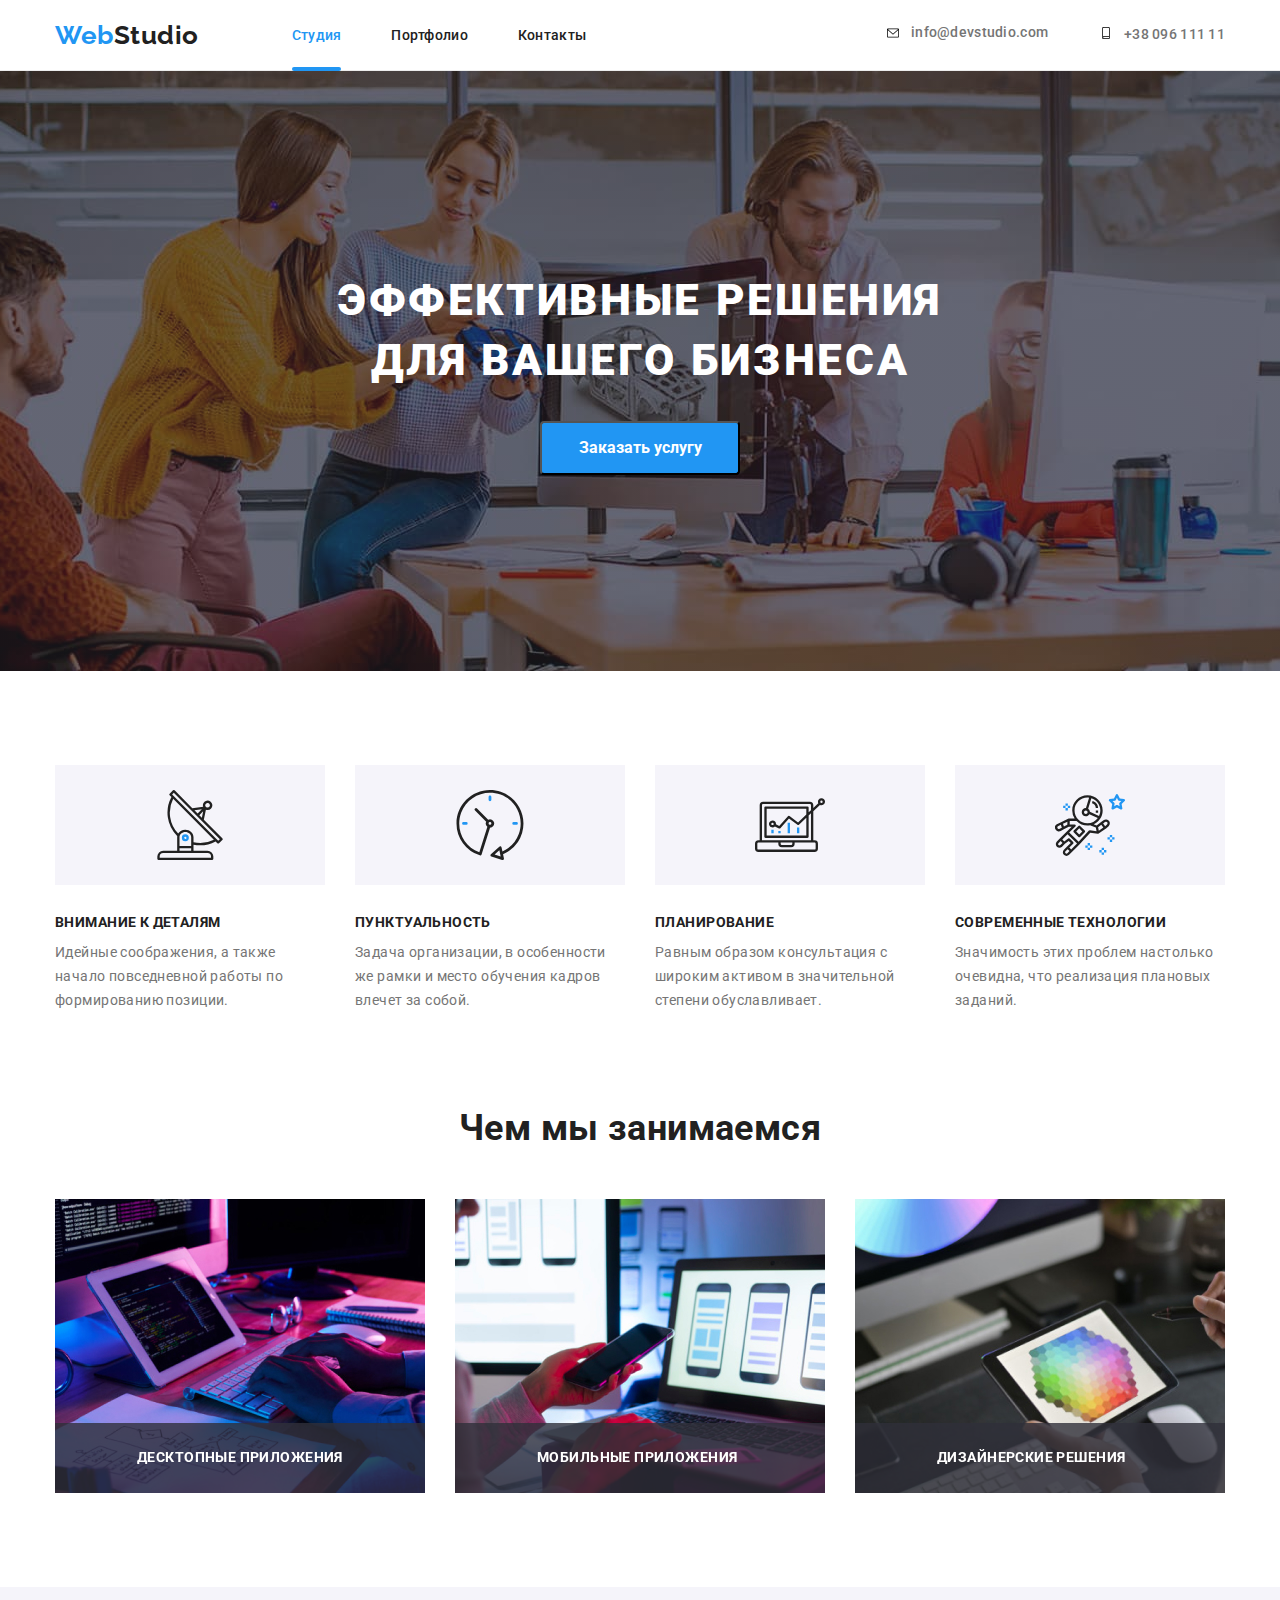
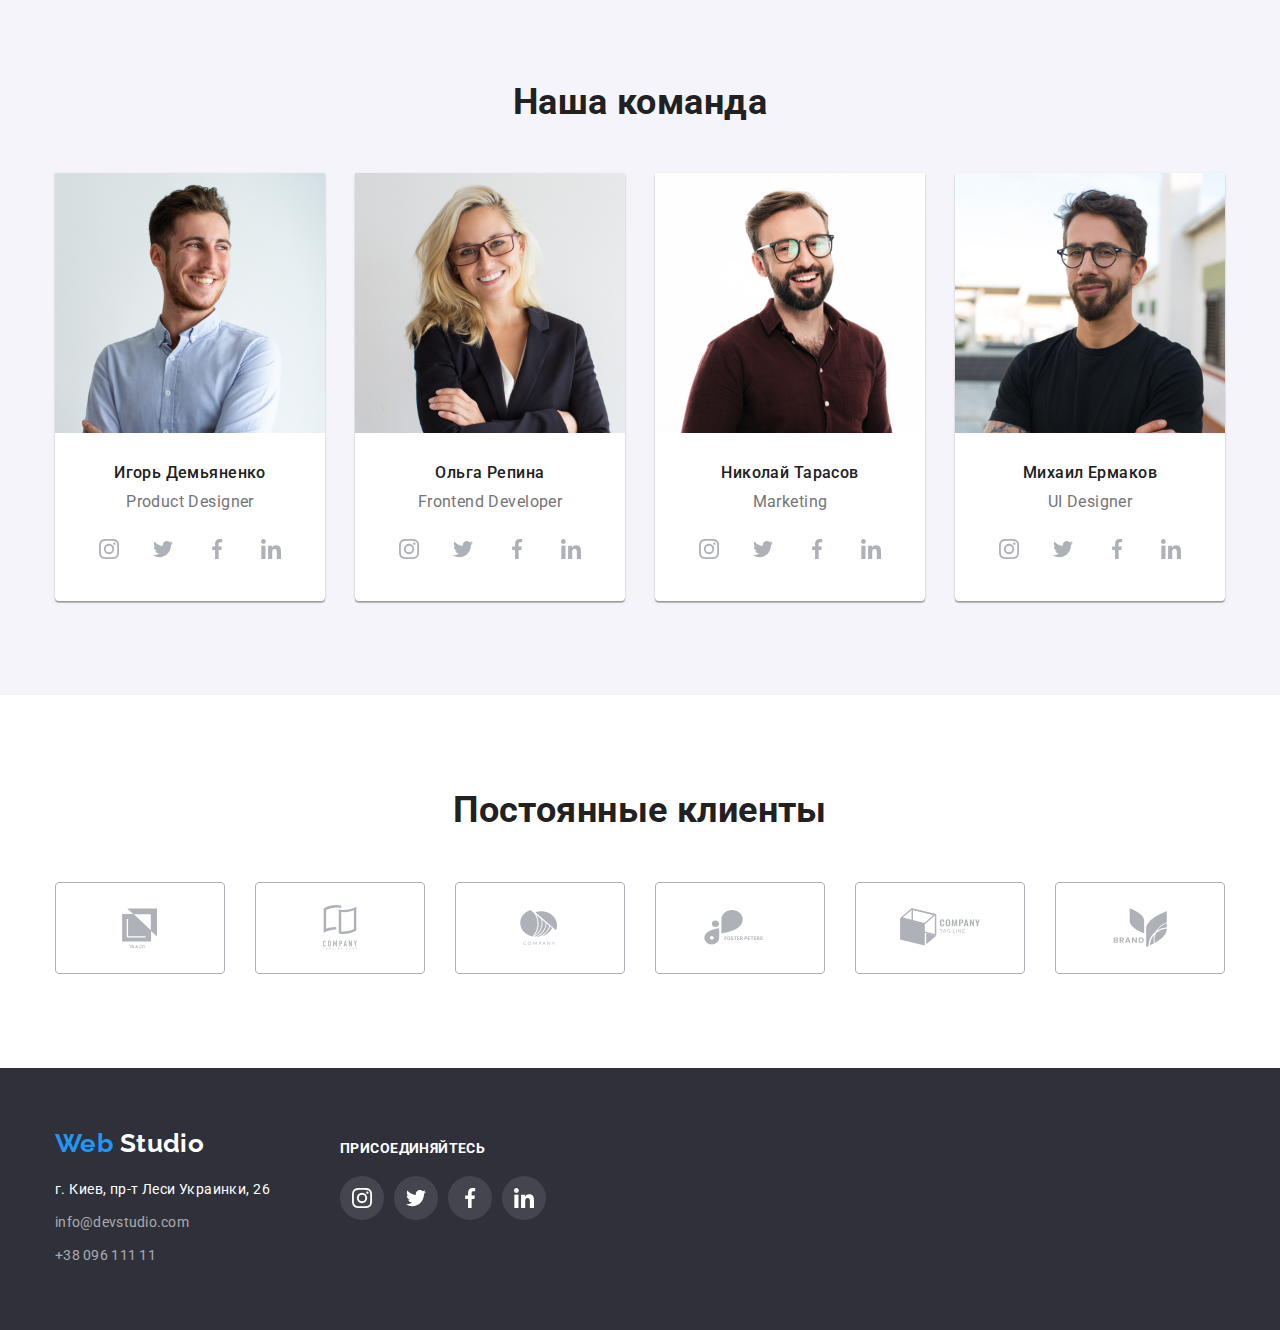
<file: index.html>
<!doctype html>
<html lang="ru">
<head>
    <meta charset="UTF-8">
    <meta http-equiv="X-UA-Compatible" content="IE=edge">
    <meta name="viewport" content="width=device-width, initial-scale=1.0">
    <title>WebStudio</title>
    <link rel="preconnect" href="https://fonts.googleapis.com">
    <link rel="preconnect" href="https://fonts.gstatic.com" crossorigin>
    <link href="https://fonts.googleapis.com/css2?family=Raleway:wght@700&family=Roboto:wght@400;500;700;900&display=swap"
        rel="stylesheet">
    <link rel="stylesheet" href="https://cdnjs.cloudflare.com/ajax/libs/modern-normalize/0.6.0/modern-normalize.min.css" />
    <link rel="stylesheet" href="./CSS/style.css">
</head>
<body>
    <!-- Шапка сайта -->
    <header class="header">
        <div class="site-nav container">
            <nav class="main-nav">
                <a href="./index.html" class="logo link"><span class="logo-part">Web</span>Studio</a>
                <ul class="site-nav list">
                    <li class="item"> <a href="" class="link current">Студия</a></li>
                    <li class="item"> <a href="./portfolio.html" class="link">Портфолио</a></li>
                    <li class="item"> <a href="" class="link">Контакты</a></li>
                </ul>
            </nav>
            <ul class="contacts list">
                <li class="item"> <a href="mailto:info@devstudio.com" class="link">
                    <div>
                        <svg class="icon envelope" width="16" height="12">
                            <use href="./images/icons.svg#icon-envelope"></use>
                        </svg>
                    </div> 
                    <div>info@devstudio.com</div></a> 
                </li>
                <li class="item"> <a href="callto:+3809611111" class="link">
                    <div>
                        <svg class="icon smartphone" width="16" height="12">
                            <use href="./images/icons.svg#icon-smartphone"></use>
                        </svg>
                    </div>
                    <div>+38 096 111 11</div></a> 
                </li>
            </ul>
        </div>
    </header>

    <main>
        <!-- Герой -->
        <section class="section hero">
            <h1 class="hero-title">Эффективные решения <br> для вашего бизнеса</h1>
            <button data-open-modal type="button" class="button order">Заказать услугу</button>
            <div data-backdrop class="backdrop is-hidden">  
                <div class="modal">
                    <div data-close-modal class="close">
                        <svg class="icon" width="18" height="18"><use href="./images/icons.svg#icon-close"></use>                      </svg>
                    </div>
                </div>      
            </div>
        </section>

        <!-- Особенности -->
        <section class="section features">
            <div class="container">
                <h2 class="title">Особенности</h2>
                <ul class="features-list list">
                    <li class="item">
                        <div class="features-icons">
                            <svg class="features-icon antenna" width="70" height="70">
                                <use href="./images/icons.svg#icon-antenna-1"></use>
                            </svg>
                        </div>
                        <h3 class="features-label">Внимание к деталям</h3>
                        <p class="features text">
                            Идейные соображения, а также
                            начало повседневной работы по
                            формированию позиции.
                        </p>
                    </li>
                    <li class="item" >
                        <div class="features-icons" >
                            <svg class="features-icon clock" width="70" height="70" >
                                <use href="./images/icons.svg#icon-clock-1"></use>
                            </svg>
                        </div>
                        <h3 class="features-label">Пунктуальность</h3>
                        <p class="features text">
                            Задача организации, в особенности
                            же рамки и место обучения кадров
                            влечет за собой.
                        </p>
                    </li>
                    <li class="item">
                        <div class="features-icons">
                            <svg class="features-icon diagram" width="70" height="70">
                                <use href="./images/icons.svg#icon-diagram-1"></use>
                            </svg>
                        </div>
                        <h3 class="features-label">Планирование</h3>
                        <p class="features text">
                            Равным образом консультация с
                            широким активом в значительной
                            степени обуславливает.
                        </p>
                    </li>
                    <li class="item">
                        <div class="features-icons">
                            <svg class="features-icon astronaut" width="70" height="70">
                                <use href="./images/icons.svg#icon-astronaut-1"></use>
                            </svg>
                        </div>
                        <h3 class="features-label">Современные технологии</h3>
                        <p class="features text">
                            Значимость этих проблем настолько
                            очевидна, что реализация плановых
                            заданий.
                        </p>
                    </li>
                </ul>
            </div>
                    
        </section>

        <!-- Деятельность компании -->
        <section class="section activity no-padding">
           <div class="container">
                <h2 class="title">Чем мы занимаемся</h2>
                <ul class="activity-list list">
                    <li class="item"> <img src="./images/img-1.jpg" alt="Человек пишет программу на компьютере" width="370"
                            height="294" />
                            <p class="label">  Десктопные приложения  </p></li>
                    <li class="item"> <img src="./images/img-2.jpg" alt="Человек рассматривает мобильные приложения" width="370"
                            height="294" />
                            <p class="label"> Мобильные приложения </p></li>
                    <li class="item"> <img src="./images/img-3.jpg" alt="Человек рассматривает цветовую палитру" width="370"
                            height="294" />
                            <p class="label"> Дизайнерские решения </p></li>
                </ul>
           </div>
        </section>
            
        <!-- Сотрудники компании -->
        <section class=" section team">
          <div class="container">
            <h2 class="title">Наша команда</h2>
            <ul class=" team-list list">
                <li class="item">
                    <img class="team-picture" src="./images/img-7.jpg" alt="Улыбающийся мужчина в очках с бородой в рубашке"
                        width="270" height="260" />
                    <div class="team-member">
                        <p class="team-name">Игорь Демьяненко</p>
                        <p class="team-position">Product Designer</p>
                        <div class="team-contact">
                            <ul class="list">
                                <li class="items">
                                   <a href="" class="links">
                                        <svg class="icon instagram" width="20" height="20" aria-label="Instagram">
                                            <use href="./images/icons.svg#icon-instagram-2"></use>
                                        </svg>
                                   </a>
                                </li>
                                <li class="items">
                                   <a href="" class="links">
                                        <svg class="icon twitter" width="20" height="20" aria-label="Twitter">
                                            <use href="./images/icons.svg#icon-twitter-1"></use>
                                        </svg>
                                   </a>
                                </li>
                                <li class="items">
                                   <a href="" class="links">
                                        <svg class="icon facebook" width="20" height="20" aria-label="Facebook">
                                            <use href="./images/icons.svg#icon-facebook-1"></use>
                                        </svg>
                                   </a>
                                </li>
                                <li class="items">
                                   <a href="" class="links">
                                        <svg class="icon linkedin" width="20" height="20" aria-label="Linkedin">
                                            <use href="./images/icons.svg#icon-linkedin-1"></use>
                                        </svg>
                                   </a>
                                </li>
                            </ul>
                        </div>
                    </div>
                <li class="item">
                    <img class="team-picture" src="./images/img-6.jpg" alt="Улыбающаяся девушка в очках" width="270" height="260" />
                    <div class="team-member">
                        <p class="team-name">Ольга Репина</p>
                        <p class="team-position">Frontend Developer</p>
                        <div class="team-contact">
                            <ul class="list">
                                <li class="items">
                                    <a href="" class="links">
                                        <svg class="icon instagram" width="20" height="20" aria-label="Instagram">
                                            <use href="./images/icons.svg#icon-instagram-2"></use>
                                        </svg>
                                    </a>
                                </li>
                                <li class="items">
                                    <a href="" class="links">
                                        <svg class="icon twitter" width="20" height="20" aria-label="Twitter">
                                            <use href="./images/icons.svg#icon-twitter-1"></use>
                                        </svg>
                                    </a>
                                </li>
                                <li class="items">
                                    <a href="" class="links">
                                        <svg class="icon facebook" width="20" height="20" aria-label="Facebook">
                                            <use href="./images/icons.svg#icon-facebook-1"></use>
                                        </svg>
                                    </a>
                                </li>
                                <li class="items">
                                    <a href="" class="links">
                                        <svg class="icon linkedin" width="20" height="20" aria-label="Linkedin">
                                            <use href="./images/icons.svg#icon-linkedin-1"></use>
                                        </svg>
                                    </a>
                                </li>
                            </ul>
                        </div>
                    </div>
                </li>
                <li class="item">
                    <img class="team-picture" src="./images/img-5.jpg" alt="Улыбающийся мужчина в светлой рубашке" width="270"
                        height="260" />
                    <div class="team-member">
                        <p class="team-name">Николай Тарасов</p>
                        <p class="team-position">Marketing</p>
                        <div class="team-contact">
                            <ul class="list">
                                <li class="items">
                                    <a href="" class="links">
                                        <svg class="icon instagram" width="20" height="20" aria-label="Instagram">
                                            <use href="./images/icons.svg#icon-instagram-2"></use>
                                        </svg>
                                    </a>
                                </li>
                                <li class="items">
                                    <a href="" class="links">
                                        <svg class="icon twitter" width="20" height="20" aria-label="Twitter">
                                            <use href="./images/icons.svg#icon-twitter-1"></use>
                                        </svg>
                                    </a>
                                </li>
                                <li class="items">
                                    <a href="" class="links">
                                        <svg class="icon facebook" width="20" height="20" aria-label="Facebook">
                                            <use href="./images/icons.svg#icon-facebook-1"></use>
                                        </svg>
                                    </a>
                                </li>
                                <li class="items">
                                    <a href="" class="links">
                                        <svg class="icon linkedin" width="20" height="20" aria-label="Linkedin">
                                            <use href="./images/icons.svg#icon-linkedin-1"></use>
                                        </svg>
                                    </a>
                                </li>
                            </ul>
                        </div>
                    </div>   
                   
                </li>
                <li class="item">
                    <img class="team-picture" src="./images/img-4.jpg" alt="Улыбающийся мужчина в очках с бородой в футболке"
                        width="270" height="260" />
                    <div class="team-member">
                        <p class="team-name">Михаил Ермаков</p>
                        <p class="team-position">UI Designer</p>
                        <div class="team-contact">
                            <ul class="list">
                                <li class="items">
                                    <a href="" class="links">
                                        <svg class="icon instagram" width="20" height="20" aria-label="Instagram">
                                            <use href="./images/icons.svg#icon-instagram-2"></use>
                                        </svg>
                                    </a>
                                </li>
                                <li class="items">
                                    <a href="" class="links">
                                        <svg class="icon twitter" width="20" height="20" aria-label="Twitter">
                                            <use href="./images/icons.svg#icon-twitter-1"></use>
                                        </svg>
                                    </a>
                                </li>
                                <li class="items">
                                    <a href="" class="links">
                                        <svg class="icon facebook" width="20" height="20" aria-label="Facebook">
                                            <use href="./images/icons.svg#icon-facebook-1"></use>
                                        </svg>
                                    </a>
                                </li>
                                <li class="items">
                                    <a href="" class="links">
                                        <svg class="icon linkedin" width="20" height="20" aria-label="Linkedin">
                                            <use href="./images/icons.svg#icon-linkedin-1"></use>
                                        </svg>
                                    </a>
                                </li>
                            </ul>
                        </div>
                    </div>
                </li>
            </ul>
          </div> 
        </section>

        <!-- Наши клиенты -->
        <section class="clients section">
                <h2 class="title">Постоянные клиенты</h2>
                <div class="clients-logo container">
                <ul class="clients-list list">
                    <li  class="item" >
                        <a href="" class="link">
                            <svg class="icon logo" width=100% height=100%>
                                <use href="images/icons.svg#icon-Logo-6"> </use>
                            </svg> 
                        </a>
                    </li>
                    <li class="item">
                        <a href="" class="link">
                            <svg class="icon logo" width=100% height=100%>
                                <use href="images/icons.svg#icon-Logo-5"> </use>
                            </svg>
                        </a>
                    </li>
                    <li class="item">
                        <a href="" class="link">
                            <svg class="icon logo" width=100% height=100%>
                                <use href="images/icons.svg#icon-Logo-4"> </use>
                            </svg>
                        </a>
                    </li>
                    <li class="item">
                        <a href="" class="link">
                            <svg class="icon logo" width=100% height=100%>
                                <use href="images/icons.svg#icon-Logo-3"> </use>
                            </svg>
                        </a>
                    </li>
                    <li class="item">
                        <a href="" class="link">
                            <svg class="icon logo" width=100% height=100%>
                                <use href="images/icons.svg#icon-Logo-2"> </use>
                            </svg>
                        </a>
                    </li>
                    <li class="item">
                        <a href="" class="link">
                            <svg class="icon logo" width=100% height=100%>
                                <use href="images/icons.svg#icon-Logo-1"> </use>
                            </svg>
                        </a>
                    </li>
                </ul>
            </div>
            

        </section>
    </main>

        <!-- Футер -->
    <footer class="page-footer">
         <div class="footer container">
            <div class="footer-address" >
                <a href="./index.html" class="logo footer"><span class="logo-part">Web</span>
                    <sapn class="logo-part2">Studio</sapn>
                </a>
                <address class="address">
                    <span class="contact">г. Киев, пр-т Леси Украинки, 26 </span>
                    <a href="mailto:info@devstudio.com" class="contact link mail">info@devstudio.com</a> 
                    <a href="callto:+3809611111" class="contact link call">+38 096 111 11</a> 
                </address>
            </div>
            <div class="social-contacts">
                <h3 class="social-title">Присоединяйтесь</h3>
                <ul class="social list">
                    <li class="item">
                        <a href="" class="links">
                            <svg class="icon instagram" width="20" height="20" aria-label="Instagram">
                                <use href="./images/icons.svg#icon-instagram-2"></use>
                            </svg>
                        </a>
                    </li>
                    <li class="item">
                        <a href="" class="links">
                            <svg class="icon twitter" width="20" height="20" aria-label="Twitter">
                                <use href="./images/icons.svg#icon-twitter-1"></use>
                            </svg>
                        </a>
                    <li class="item">
                       <a href="" class="links">
                            <svg class="icon facebook" width="20" height="20" aria-label="Facebook">
                                <use href="./images/icons.svg#icon-facebook-1"></use>
                            </svg>
                       </a>
                    </li>
                    <li class="item">
                       <a href="" class="links">
                            <svg class="icon linkedin" width="20" height="20" aria-label="Linkedin">
                                <use href="./images/icons.svg#icon-linkedin-1"></use>
                            </svg>
                       </a>
                    </li>
                </ul>
            </div>
            <!-- <div>
                <h3>Подпишитесь на рассылку</h3>

                <button type="submit" class="submit-button">Подписатся 
                    <span>
                        <svg>
                            <use href=""></use>
                        </svg>
                    </span>

                </button>

            </div> -->
         </div>
   </footer>
       
<script>
    const refs = {
        openModalBtn: document.querySelector('[data-open-modal]'),
        closeModalBtn: document.querySelector('[data-close-modal]'),
        backdrop: document.querySelector('[data-backdrop]'),
    };

    refs.openModalBtn.addEventListener('click', toggleModal);
    refs.closeModalBtn.addEventListener('click', toggleModal);

    refs.backdrop.addEventListener('click', logBackdropClick);

    function toggleModal() {
        refs.backdrop.classList.toggle('is-hidden');
    }

    function logBackdropClick() {
        console.log('Это клик в бекдроп');
    }
</script>
   
  
   </body>
</html>
</file>
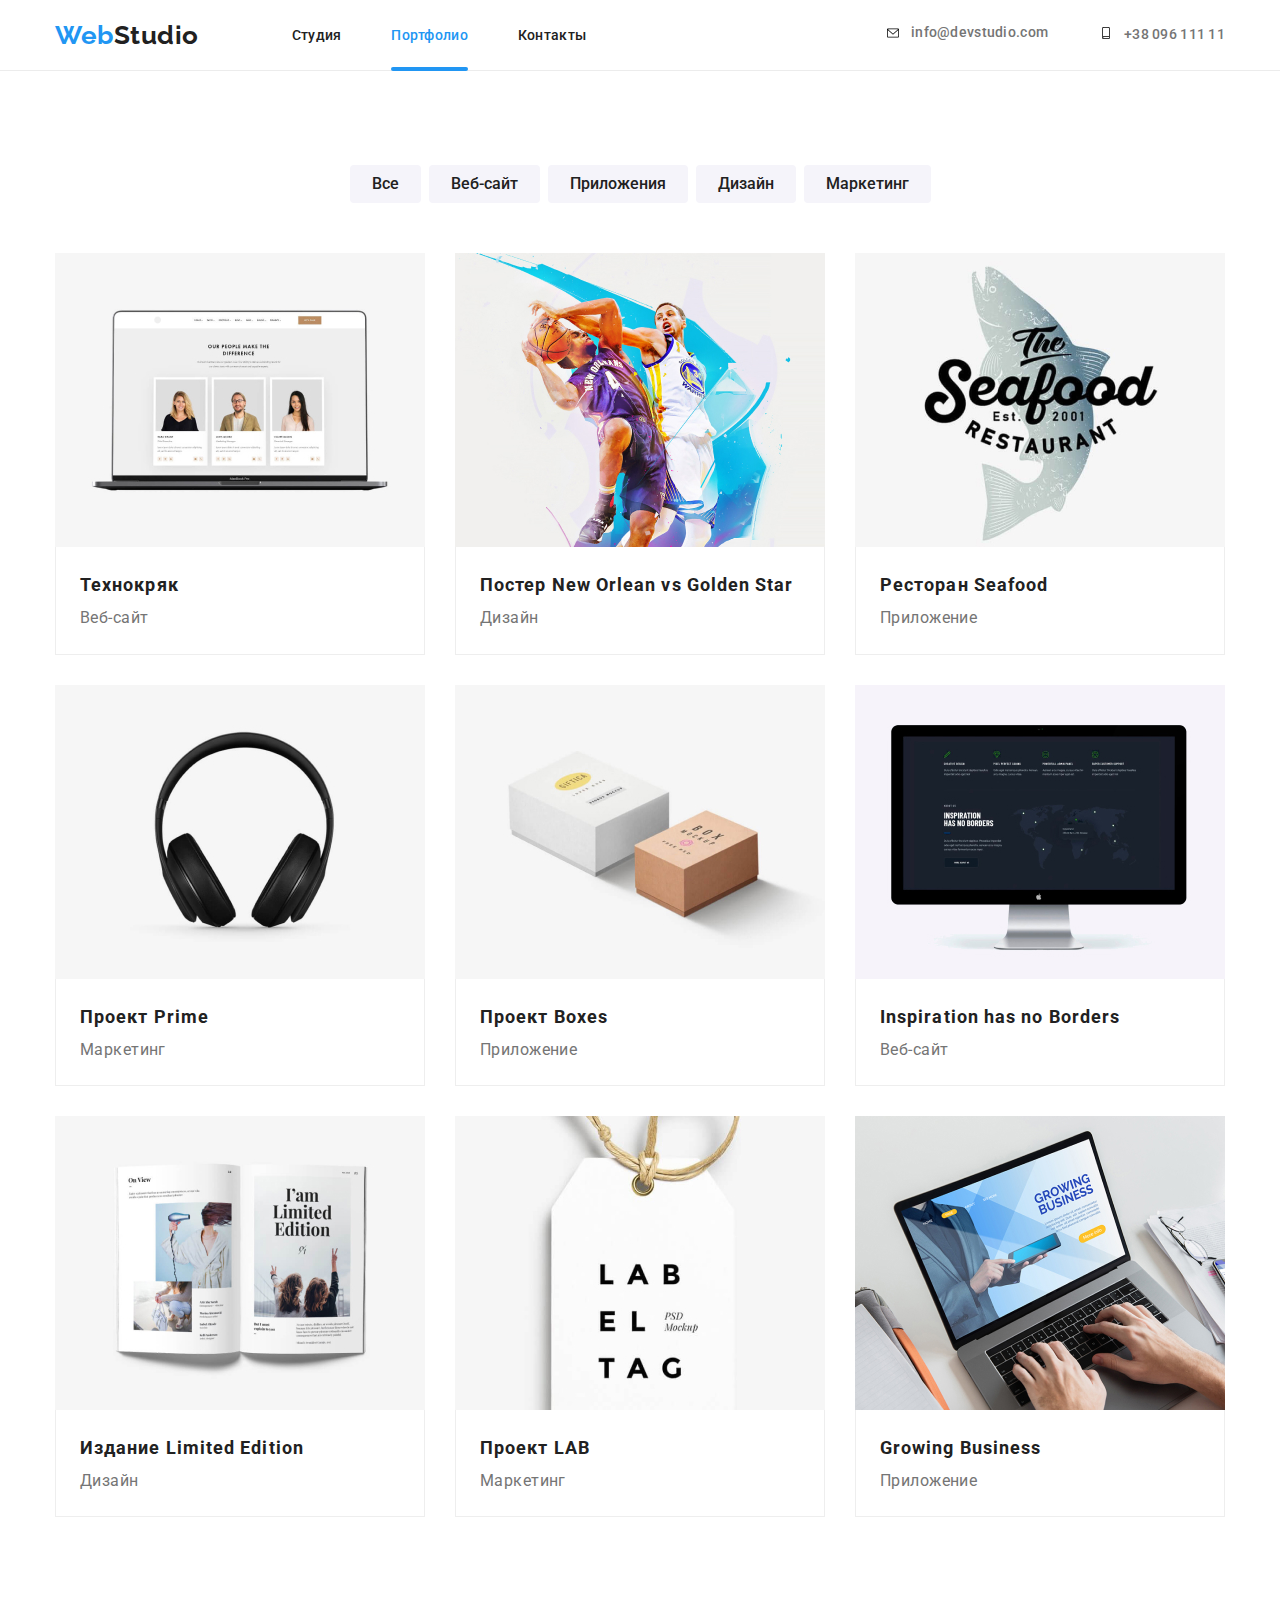
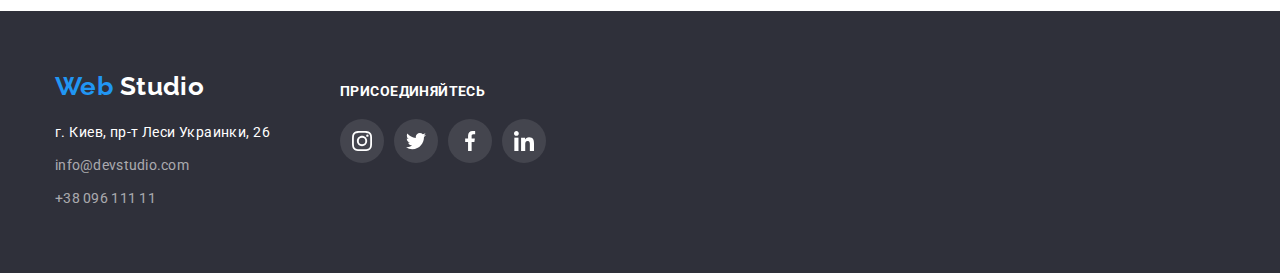
<file: portfolio.html>
<!doctype html>
<html lang="ru">

<head>
    <meta charset="UTF-8">
    <meta http-equiv="X-UA-Compatible" content="IE=edge">
    <meta name="viewport" content="width=device-width, initial-scale=1.0">
    <title>WebStudio</title>
    <link rel="preconnect" href="https://fonts.googleapis.com">
    <link rel="preconnect" href="https://fonts.gstatic.com" crossorigin>
    <link href="https://fonts.googleapis.com/css2?family=Raleway:wght@700&family=Roboto:wght@400;500;700;900&display=swap"
        rel="stylesheet">
    <link rel="stylesheet" href="https://cdnjs.cloudflare.com/ajax/libs/modern-normalize/0.6.0/modern-normalize.min.css" />
    <link rel="stylesheet" href="./CSS/style.css">
</head>
<body>
    <!-- Шапка сайта -->
    <header class="header">
        <div class="site-nav container">
            <nav class="main-nav">
                <a href="./index.html" class="logo link"><span class="logo-part">Web</span>Studio</a>
                <ul class="site-nav list">
                    <li class="item"> <a href="./index.html" class="link">Студия</a></li>
                    <li class="item"> <a href="" class="link  current">Портфолио</a></li>
                    <li class="item"> <a href="" class="link">Контакты</a></li>
                </ul>
            </nav>
            <ul class="contacts list">
                <li class="item"> <a href="mailto:info@devstudio.com" class="link">
                        <div>
                            <svg class="icon envelope" width="16" height="12">
                                <use href="./images/icons.svg#icon-envelope"></use>
                            </svg>
                        </div>
                        <div>info@devstudio.com</div>
                    </a>
                </li>
                <li class="item"> <a href="callto:+3809611111" class="link">
                        <div>
                            <svg class="icon smartphone" width="16" height="12">
                                <use href="./images/icons.svg#icon-smartphone"></use>
                            </svg>
                        </div>
                        <div>+38 096 111 11</div>
                    </a>
                </li>
            </ul>
        </div>
    </header>

    <main>

        <!-- Фильтры -->
        <section class="section filter">
            <div class="container">
                <div class="filters">
                    <h1 class="title">Список фильтров</h1>
                    <ul class=" filter list">
                        <li class="item"> <button type="button" class="button filter ">Все</button> </li>
                        <li class="item"> <button type="button" class="button filter ">Веб-сайт</button> </li>
                        <li class="item"> <button type="button" class="button filter ">Приложения</button> </li>
                        <li class="item"> <button type="button" class="button filter ">Дизайн</button> </li>
                        <li class="item"> <button type="button" class="button filter ">Маркетинг</button> </li>
                    </ul>
                </div>
        <!-- Список проектов -->
                <div class=projects>
                    <ul class="project-list list">
                        <li class="items">
                             <a href="">
                                <div class="product-thumb">
                                    <img src="./images/img-portfolio-1.jpg" alt="Экран открытого ноутбука" width="370" height="294">
                                    <div class="overlay">
                                        <p class="text">
                                            Технокряк это современная площадка распространения коронавируса.
                                            Компании используют эту платформу для цифрового
                                            шпионажа и атак на защищённые сервера конкурентов.
                                        </p>
                                    </div>
                                </div> 
                                
                                <div class="project-title">
                                    <h2 class="project-name">Технокряк</h2>
                                    <p class="project-description">Веб-сайт</p>
                                </div>
                            </a>
                        </li>
                        <li class="items">
                             <a href="">
                                 <div class="product-thumb">
                                    <img src="./images/img-portfolio-2.jpg" alt="Два баскетболиста в прыжке " width="370" height="294">
                                    <div class="overlay">
                                        <p class="text">
                                            Технокряк это современная площадка распространения коронавируса.
                                            Компании используют эту платформу для цифрового
                                            шпионажа и атак на защищённые сервера конкурентов.
                                        </p>
                                    </div>
                                </div>
                                <div class="project-title">
                                    <h2 class="project-name">Постер New Orlean vs Golden Star</h2>
                                    <p class="project-description">Дизайн</p>
                                </div>
                            </a>
                        </li>
                        <li class="items">
                             <a href="">
                                <div class="product-thumb">
                                    <img src="./images/img-portfolio-3.jpg" alt="Логотип с рыбой и названием ресторана" width="370" height="294">
                                    <div class="overlay">
                                        <p class="text">
                                            Технокряк это современная площадка распространения коронавируса.
                                            Компании используют эту платформу для цифрового
                                            шпионажа и атак на защищённые сервера конкурентов.
                                        </p>
                                    </div>
                                </div>
                                <div class="project-title">
                                    <h2 class="project-name">Ресторан Seafood</h2>
                                    <p class="project-description">Приложение</p>
                                </div>
                            </a>
                        </li>
                        <li class="items">
                             <a href="">
                                <div class="product-thumb">
                                    <img src="./images/img-portfolio-4.jpg" alt="Черные наушники" width="370" height="294">
                                    <div class="overlay">
                                        <p class="text">
                                            Технокряк это современная площадка распространения коронавируса.
                                            Компании используют эту платформу для цифрового
                                            шпионажа и атак на защищённые сервера конкурентов.
                                        </p>
                                    </div>
                                </div>
                                 
                                <div class="project-title">
                                    <h2 class="project-name">Проект Prime</h2>
                                    <p class="project-description">Маркетинг</p>
                                </div>
                            </a>
                        </li>
                        <li class="items">
                             <a href="">
                                <div class="product-thumb">
                                    <img src="./images/img-portfolio-5.jpg" alt="Две коробочки" width="370" height="294">
                                    <div class="overlay">
                                        <p class="text">
                                            Технокряк это современная площадка распространения коронавируса.
                                            Компании используют эту платформу для цифрового
                                            шпионажа и атак на защищённые сервера конкурентов.
                                        </p>
                                    </div>
                                </div>
                                 
                               <div class="project-title">
                                    <h2 class="project-name">Проект Boxes</h2>
                                    <p class="project-description">Приложение</p>
                               </div>
                            </a>
                        </li>
                        <li class="items"> 
                            <a href="">
                                <div class="product-thumb">
                                    <img src="./images/img-portfolio-6.jpg" alt="Экран монитора с информацией на черном фоне"
                                    width="370" height="294">
                                    <div class="overlay">
                                        <p class="text">
                                            Технокряк это современная площадка распространения коронавируса.
                                            Компании используют эту платформу для цифрового
                                            шпионажа и атак на защищённые сервера конкурентов.
                                        </p>
                                    </div>
                                </div>
                                <div class="project-title">
                                    <h2 class="project-name">Inspiration has no Borders</h2>
                                    <p class="project-description">Веб-сайт</p>
                                </div>
                            </a>
                        </li>
                        <li class="items"> 
                            <a href="">
                                <div class="product-thumb">
                                    <img src="./images/img-portfolio-7.jpg" alt="Расскрытый журнал" width="370" height="294">
                                    <div class="overlay">
                                        <p class="text">
                                            Технокряк это современная площадка распространения коронавируса.
                                            Компании используют эту платформу для цифрового
                                            шпионажа и атак на защищённые сервера конкурентов.
                                        </p>
                                    </div>
                                </div>
                                <div class="project-title">
                                    <h2 class="project-name">Издание Limited Edition</h2>
                                    <p class="project-description">Дизайн</p>
                                </div>
                            </a>
                        </li>
                        <li class="items">
                             <a href="">
                                <div class="product-thumb">
                                    <img src="./images/img-portfolio-8.jpg" alt="Логотип бирка с названием компании" width="370" height="294">
                                    <div class="overlay">
                                        <p class="text">
                                            Технокряк это современная площадка распространения коронавируса.
                                            Компании используют эту платформу для цифрового
                                            шпионажа и атак на защищённые сервера конкурентов.
                                        </p>
                                    </div>
                                </div>
                                <div class="project-title">
                                    <h2 class="project-name">Проект LAB</h2>
                                    <p class="project-description">Маркетинг</p>
                                </div>
                            </a>
                        </li>
                        <li class="items">
                             <a href="">
                                <div class="product-thumb">
                                <img src="./images/img-portfolio-9.jpg" alt="На экране ноутбука название приложения">
                                    <div class="overlay">
                                        <p class="text">
                                            Технокряк это современная площадка распространения коронавируса.
                                            Компании используют эту платформу для цифрового
                                            шпионажа и атак на защищённые сервера конкурентов.
                                        </p>
                                    </div>
                                </div>                                
                                <div class="project-title">
                                    <h2 class="project-name">Growing Business</h2>
                                    <p class="project-description">Приложение</p>
                                </div>
                            </a>
                        </li>
                    </ul>
                </div>
             </div>
        </section>
    </main>

    <!-- Футер -->
    <footer class="page-footer">
        <div class="footer container">
            <div class="footer-address">
                <a href="./index.html" class="logo footer"><span class="logo-part">Web</span>
                    <sapn class="logo-part2">Studio</sapn>
                </a>
                <address class="address">
                    <span class="contact">г. Киев, пр-т Леси Украинки, 26 </span>
                    <a href="mailto:info@devstudio.com" class="contact link mail">info@devstudio.com</a>
                    <a href="callto:+3809611111" class="contact link call">+38 096 111 11</a>
                </address>
            </div>
            <div class="social-contacts">
                <h3 class="social-title">Присоединяйтесь</h3>
                <ul class="social list">
                    <li class="item">
                        <a href="" class="links">
                            <svg class="icon instagram" width="20" height="20" aria-label="Instagram">
                                <use href="./images/icons.svg#icon-instagram-2"></use>
                            </svg>
                        </a>
                    </li>
                    <li class="item">
                        <a href="" class="links">
                            <svg class="icon twitter" width="20" height="20" aria-label="Twitter">
                                <use href="./images/icons.svg#icon-twitter-1"></use>
                            </svg>
                        </a>
                    <li class="item">
                        <a href="" class="links">
                            <svg class="icon facebook" width="20" height="20" aria-label="Facebook">
                                <use href="./images/icons.svg#icon-facebook-1"></use>
                            </svg>
                        </a>
                    </li>
                    <li class="item">
                        <a href="" class="links">
                            <svg class="icon linkedin" width="20" height="20" aria-label="Linkedin">
                                <use href="./images/icons.svg#icon-linkedin-1"></use>
                            </svg>
                        </a>
                    </li>
                </ul>
            </div>
        </div>
    </footer>

</body>
</html>
</file>
<file: CSS/style.css>
/* Основные цвета
#2196F3 - логотип, ховер, кнопки 
#212121 - текст заголовков h2, h3 и подписей
 #757575 - текст текста
 #FFFFFF - текст подписей и 
 */
/* font-family: 'Raleway', sans-serif;
font-family: 'Roboto', sans-serif; */
:root {
  --title-text-color: #212121;
  --accent-color: #2196f3;
  --text-white-color: #ffffff;
  --primary-text-color: #757575;
  --primary-bg-color: #e5e5e5;
  --button-bg-color: #f5f4fa;
  --black-bg-color: #2f303a;
  --contact-color: rgba(255, 255, 255, 0.6);
  --main-svg-color: rgba(175, 177, 184, 1);
  --accent-svg-color: * /;
}
body {
  color: var(--title-text-color);
  /* background-color: var(--primary-bg-color); */
  font-family: "Roboto", sans-serif;
  font-size: 14px;
  letter-spacing: 0.03em;
  margin: 0px;
}
a {
  text-decoration: none;
}
h1,
h2,
h3,
h4,
p {
  margin: 0px;
}
img {
  display: block;
}
.list {
  padding: 0;
  margin: 0;
  list-style: none;
}

.container {
  margin-left: auto;
  margin-right: auto;
  width: 1200px;
  padding-left: 15px;
  padding-right: 15px;
  /* outline: 2px solid tomato; */
}
.section.no-padding {
  padding-top: 0px;
}
.section {
  padding-top: 94px;
  padding-bottom: 94px;
}
.section .title {
  margin-bottom: 50px;
}
.link {
  font-weight: 500;
  line-height: 1.14;
  letter-spacing: 0.02em;
}

/* .icon {
  fill: 
} */
/* .icon:hover,
.icon:focus {
} */
/*Шапка сайта */

.logo {
  color: var(--title-text-color);
  font-family: "Raleway", sans-serif;
  font-style: normal;
  font-weight: 700;
  font-size: 26px;
  line-height: 1.17;
}

.logo-part {
  color: var(--accent-color);
}
.logo-part2 {
  color: var(--text-white-color);
}
.list {
  list-style: none;
}
.header {
  border-bottom: 1px solid #ececec;
}
.main-nav {
  display: flex;
  align-items: center;
}
.site-nav {
  display: flex;
  align-items: center;
}
.envelope.icon {
  margin-right: 10px;
  margin-top: 2px;
  margin-bottom: 2px;
}
.smartphone.icon {
  margin-right: 10px;
}

.site-nav .list {
  display: flex;
  align-items: center;
  margin-left: 93px;
}
.site-nav .link {
  /* display: block; */
  position: relative;
  color: var(--title-text-color);
  padding-top: 20px;
  padding-bottom: 20px;
  transition: color 250ms cubic-bezier(0.4, 0, 0.2, 1),
    fill 250ms cubic-bezier(0.4, 0, 0.2, 1);
}
.site-nav .item:not(:last-child) {
  margin-right: 50px;
}
.contacts .item {
  display: flex;
}
.contacts .item:not(:last-child) {
  margin-right: 50px;
}
.contacts.list {
  margin-left: auto;
}
.contacts .link {
  display: flex;
  padding-top: 20px;
  padding-bottom: 20px;
  color: var(--primary-text-color);
  transition: color 250ms cubic-bezier(0.4, 0, 0.2, 1),
    fill 250ms cubic-bezier(0.4, 0, 0.2, 1);
}

.site-nav .link:hover,
.site-nav .link:focus,
.contacts .link:hover,
.contacts .link:focus {
  color: var(--accent-color);
  fill: var(--accent-color);
}

.site-nav .link.current {
  color: var(--accent-color);
}
.site-nav .link.current::after {
  content: "";

  position: absolute;
  left: 0;
  bottom: -8px;

  display: block;
  width: 100%;
  height: 4px;
  border-radius: 2px;
  background-color: var(--accent-color);
}

/* Герой */
.section.hero {
  padding: 200px 0px;
}
.hero {
  max-width: 1600px;
  height: 600px;
  margin-left: auto;
  margin-right: auto;
  text-align: center;
  background-size: 1600px;
  background-color: #c4c4c4;
  background-position: center;
  background-repeat: no-repeat;
  background-image: linear-gradient(
      to right,
      rgba(47, 48, 58, 0.4),
      rgba(47, 48, 58, 0.4)
    ),
    url("../images/Background-hero.jpg");
  /* background-color: teal; */
}
.hero-title {
  color: var(--text-white-color);
  /* background-color: var(--black-bg-color); */
  margin-top: 0px;
  margin-bottom: 30px;

  font-weight: 900;
  font-size: 44px;
  line-height: 1.36;
  letter-spacing: 0.06em;
  text-transform: uppercase;
}
.button.order {
  color: var(--text-white-color);
  background-color: var(--accent-color);
  font-family: inherit;
  font-weight: 700;
  font-size: 16px;
  line-height: 1.88;
  padding: 10px 32px;
  cursor: pointer;

  min-width: 200px;
  border-radius: 4px;
}

/* Модальное окно */
.backdrop {
  position: fixed;
  top: 0;
  left: 0;

  width: 100%;
  height: 1024px;
  background-color: rgba(0, 0, 0, 0.2);

  opacity: 1;

  transition: opacity 250ms cubic-bezier(0.4, 0, 0.2, 1);
}
.backdrop.is-hidden {
  opacity: 0;
  pointer-events: none;
}

.backdrop.is-hidden .modal {
  transform: translate(-50%, -50%) scale(1.2);
}

.modal {
  position: absolute;
  top: 50%;
  left: 50%;
  transform: translate(-50%, -50%) scale(1);

  min-width: 528px;
  min-height: 581px;

  background-color: rgba(255, 255, 255, 1);

  transition: transform 250ms cubic-bezier(0.4, 0, 0.2, 1);
}
.close {
  position: absolute;
  top: 8px;
  right: 8px;

  width: 30px;
  height: 30px;
  border: 1px solid rgba(0, 0, 0, 0.1);
  border-radius: 50%;

  display: flex;
  align-items: center;
  justify-content: center;
}
.close .icon {
  fill: #000000;
}

/* Особенности */

.features-list {
  display: flex;
}

.features-list .item + .item {
  margin-left: 30px;
}
.features.text {
  color: var(--primary-text-color);
  line-height: 1.71;
  letter-spacing: 0.03em;
}
.title {
  font-family: Roboto;
  font-weight: 700;
  font-size: 36px;
  line-height: 1.17;
  text-align: center;
}

.features .title,
.filter .title {
  display: none;
  margin-top: 0px;
  margin-bottom: 0px;
}
.features-label {
  margin-bottom: 10px;
  font-weight: 700;
  font-size: 14px;
  line-height: 1.14;
  text-transform: uppercase;
}
.features-icons {
  display: flex;
  width: 270px;
  height: 120px;
  background-color: var(--button-bg-color);
  margin-bottom: 30px;
  justify-content: center;
  align-items: center;
}

/* Чем мы занимаемся */

.activity-list {
  display: flex;
}
.activity-list .item {
  position: relative;
}
.activity-list .item + .item {
  margin-left: 30px;
}
.activity-list .label {
  position: absolute;

  display: block;
  width: 100%;
  height: 70px;
  padding: 27px 82px;
  background-color: rgba(47, 48, 58, 0.8);

  font-weight: 700;
  line-height: 1.14;
  letter-spacing: 3%;
  text-transform: uppercase;
  color: var(--text-white-color);

  left: 0;
  bottom: 0;
}
/* Наша команда */

.team-list {
  display: flex;
}
.team-list .item {
  width: 270px;
  background-color: #ffffff;
  border-bottom-right-radius: 4px;
  border-bottom-left-radius: 4px;
  box-shadow: 0px 2px 1px rgba(0, 0, 0, 0.2), 0px 1px 1px rgba(0, 0, 0, 0.14),
    0px 1px 3px rgba(0, 0, 0, 0.12);
}
.team-list .item + .item {
  margin-left: 30px;
}
.section.team {
  /* max-width: 1600px; */
  margin-left: auto;
  margin-right: auto;
  background-color: var(--button-bg-color);
}

.team-contact .list {
  margin-top: 16px;
  padding-left: 32px;
  padding-right: 32px;
  display: flex;
  /* justify-content: center; */
}
.team-contact .links {
  display: flex;
  width: 44px;
  height: 44px;
  border-radius: 50%;
  justify-content: center;
  align-items: center;

  transition: background-color 250ms cubic-bezier(0.4, 0, 0.2, 1);
}

.team-contact .items + .items {
  margin-left: 10px;
}
.team-contact .links:hover,
.team-contact .links:focus {
  background-color: var(--accent-color);
  /* fill: var(--text-white-color); */
}
.team-contact .icon {
  fill: var(--main-svg-color);

  transition: fill 250ms cubic-bezier(0.4, 0, 0.2, 1);
}
.team-contact a:hover svg,
.team-contact a:focus svg {
  fill: var(--text-white-color);
}

.team-member {
  padding-top: 30px;
  padding-bottom: 30px;
}
.team-name {
  color: var(--title-text-color);
  font-weight: 500;
  font-size: 16px;
  line-height: 1.19;
  margin-bottom: 10px;
  text-align: center;
}

.team-position {
  color: var(--primary-text-color);
  font-size: 16px;
  line-height: 1.19;
  text-align: center;
}

/* Наши клиенты */
.clients-list {
  display: flex;
}
.clients-list .item + .item {
  margin-left: 30px;
}

.clients-logo {
  display: flex;
}
.clients-list .link {
  display: flex;
  justify-content: center;
  align-items: center;

  width: 170px;
  height: 92px;
  border: 1px solid #afb1b8;
  border-radius: 4px;
  fill: var(--main-svg-color);

  transition: border 250ms cubic-bezier(0.4, 0, 0.2, 1),
    fill 250ms cubic-bezier(0.4, 0, 0.2, 1);
}
.clients-list .link:hover,
.clients-list .link:focus {
  border: 1px solid #2196f3;
  fill: var(--accent-color);
}

/* .clients-list .link:hover .icon,
.clients-list .link:focus .icon {
  fill: var(--accent-color);
} */

/* .icon.logo {
  display: flex;
} */

/* Портфолио */

/* Фильтры */
/* .filter-buttons {
  margin-bottom: 50px;
} */
.filter.list {
  display: flex;
  justify-content: center;
  margin-bottom: 50px;
}
.filter .item:not(:last-child) {
  margin-right: 8px;
}

.button.filter {
  color: var(--title-text-color);
  background-color: var(--button-bg-color);
  font-family: inherit;
  font-weight: 500;
  font-size: 16px;
  line-height: 1.63;
  text-align: center;
  border-radius: 4px;
  border: none;
  padding: 6px 22px;
  cursor: pointer;

  transition: background-color 250ms cubic-bezier(0.4, 0, 0.2, 1),
    color 250ms cubic-bezier(0.4, 0, 0.2, 1),
    box-shadow 250ms cubic-bezier(0.4, 0, 0.2, 1);
}

.button.filter:hover,
.button.filter:focus {
  color: var(--text-white-color);
  background-color: var(--accent-color);
  box-shadow: 0px 2px 2px 0px rgba(0, 0, 0, 0.12),
    0px 1px 2px 0px rgba(0, 0, 0, 0.08), 0px 3px 1px 0px rgba(0, 0, 0, 0.1);
}

/* Проекты */

.project-list {
  display: flex;
  flex-wrap: wrap;
}
.project-list .items {
  width: 370px;
  margin-right: 30px;
  margin-bottom: 30px;
  transition: box-shadow 250ms cubic-bezier(0.4, 0, 0.2, 1);
}
.project-list .items:nth-child(3n) {
  margin-right: 0px;
}
.project-list .items:nth-last-child(-n + 3) {
  margin-bottom: 0px;
}
.project-title {
  padding: 20px 24px 20px 24px;
  border-bottom: 1px solid #eeeeee;
  border-right: 1px solid #eeeeee;
  border-left: 1px solid #eeeeee;
}
.project-name {
  display: block;
  color: var(--title-text-color);
  font-weight: 700;
  font-size: 18px;
  line-height: 2;
  letter-spacing: 0.06em;
  /* padding: 20px 24px 4px 24px; */
}
.project-description {
  display: block;
  color: var(--primary-text-color);
  font-family: Roboto;
  font-size: 16px;
  line-height: 1.88;
  /* padding: 0px 24px 20px 24px; */
}
.project-list .product-thumb {
  position: relative;
  overflow: hidden;
}

.project-list .text {
  display: block;
  padding: 63px 24px;
  font-size: 18px;
  line-height: 1.56;
  letter-spacing: 3%;
  color: var(--text-white-color);
}

.project-list .overlay {
  position: absolute;
  left: 0;
  bottom: 0;
  width: 100%;
  height: 100%;
  background-color: rgba(33, 150, 243, 0.9);

  opacity: 0;
  transform: translateY(100%);

  transition: transform 250ms cubic-bezier(0.4, 0, 0.2, 1),
    opacity 250ms cubic-bezier(0.4, 0, 0.2, 1);
}
.project-list .items:hover .overlay {
  transform: translateY(0);
  opacity: 1;
}

.project-list .items:hover,
.project-list .items:focus {
  box-shadow: 1px 4px 6px rgba(0, 0, 0, 0.16), 0px 4px 4px rgba(0, 0, 0, 0.06),
    0px 1px 1px rgba(0, 0, 0, 0.12);
}
/* Футтер */
/* Контакты */
.logo.footer {
  display: block;
  /* background-color: var(--black-bg-color); */
  margin-bottom: 20px;
}
.contact {
  font-style: normal;
  font-weight: normal;
  line-height: 1.71;
  margin-bottom: 9px;
  color: var(--text-white-color);
}
.contact.link {
  display: block;
  margin-top: 9px;
  color: var(--contact-color);
}
.contact.link.call {
  margin-bottom: 0px;
}
.social-title {
  /* display: block; */
  color: var(--text-white-color);
  font-family: Roboto;
  font-weight: 700;
  font-size: 14px;
  line-height: 1.17;
  text-align: left;
  letter-spacing: 0.03em;
  text-transform: uppercase;
  margin-bottom: 20px;
}
.social-contacts {
  margin-left: 70px;
  padding-top: 12px;
}

.social.list {
  display: flex;
  align-items: center;
}
.social .links {
  display: flex;
  justify-content: center;
  align-items: center;
  width: 44px;
  height: 44px;
  border-radius: 50%;
  background-color: rgba(255, 255, 255, 0.1);

  transition: background-color 250ms cubic-bezier(0.4, 0, 0.2, 1);
}
.social .item + .item {
  margin-left: 10px;
}
.social .links:hover,
.social .links:focus {
  background-color: var(--accent-color);
}
.social .icon {
  fill: var(--text-white-color);
}

.footer {
  display: flex;
}
.page-footer {
  /* max-width: auto; */
  height: 262px;
  background-color: var(--black-bg-color);
  padding-top: 60px;
  padding-bottom: 60px;
  margin-left: auto;
  margin-right: auto;
}
/* .submit-button {
  width: 200px;
  height: 50px;

  color: var(--title-text-color);
  background-color: var(--button-bg-color);
  font-family: inherit;
  font-weight: 700;
  font-size: 16px;
  line-height: 1.63;
  text-align: center;
  vertical-align: center;

  border-radius: 4px;
  border: none;
  padding: 6px 22px;
  cursor: pointer;
} */
</file>
